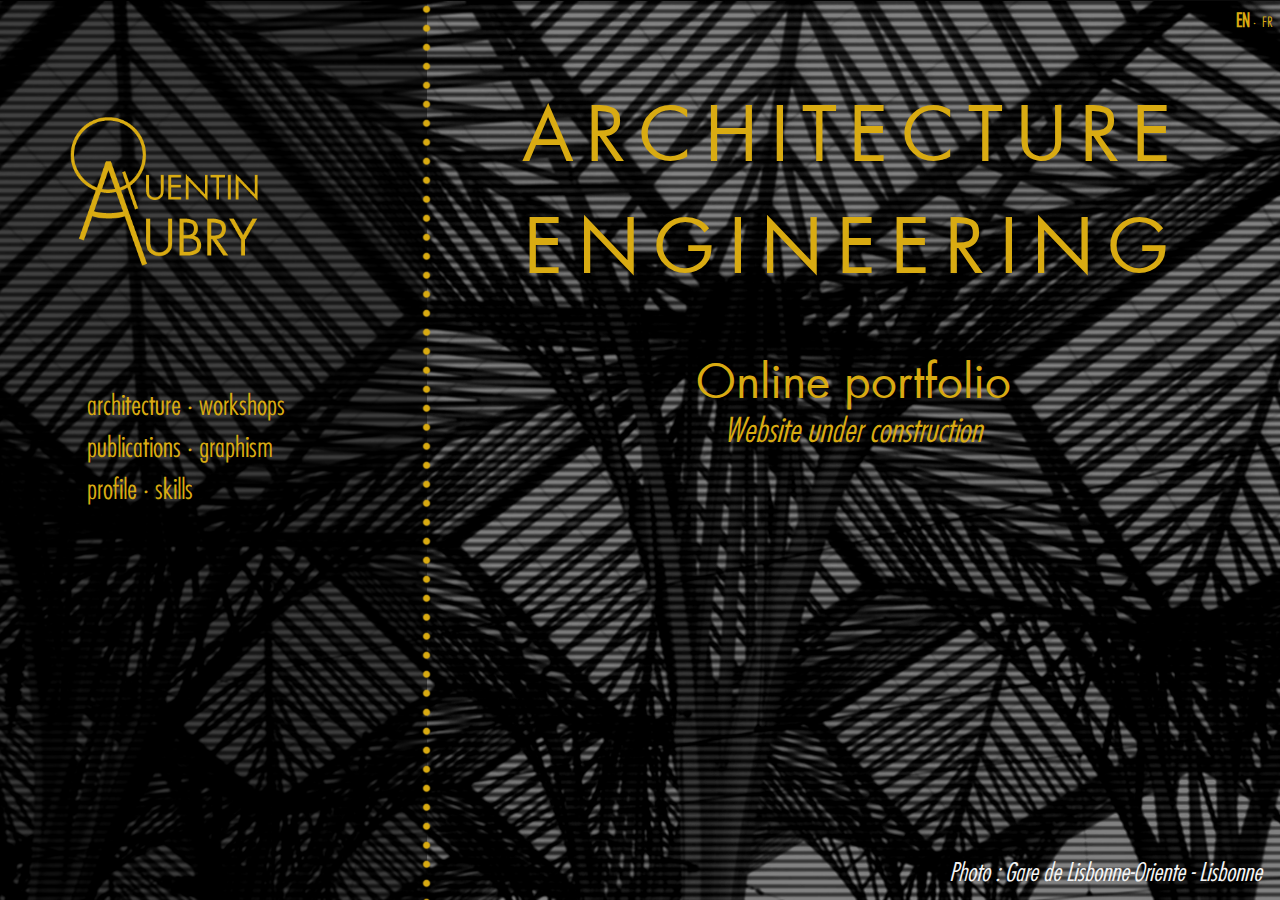
<file: index.html>
<!DOCTYPE html>
<html>

<head>
    <meta name="viewport" content="width=device-width, initial-scale=1">
    <meta charset="UTF-8">
    <title>Quentin Aubry - Portfolio</title>
    <link rel="stylesheet" href="w3.css">
    <link rel="stylesheet" href="index.css">
    <script src="https://ajax.googleapis.com/ajax/libs/jquery/3.1.1/jquery.min.js"></script>
    <link rel="icon" type="image/ico" href="favicon.ico" /> </head>

<body>
    <div id="wrapper">
        <div class="w3-row BigColonne">
            <div class="w3-col l4 m4 BigColonne" id="colonneGauche">
                <div id="overlaySombre"></div>
                <div id="boiteLogo">
                    <a href="index.html"><img src="img/QA.png"></a>
                </div>
                <div id="boiteCompetences">
                    <div id="boiteCacheChache">
                        <ul>
                            <li><a href="#" onclick="changePage('archiworksho.html')" id="compet1">architecture •workshops</a></li>
                            <li><a href="#" onclick="changePage('publications.html')" id="compet2">publications •graphisme</a></li>
                            <li><a href="#" onclick="changePage('portrait.html')" id="compet3">portrait •compétences</a></li>
                        </ul>
                    </div>
                </div>
            </div>
            <div id="bouboule"> </div>
            <div class="w3-col l8 m8 BigColonne" id="colonneDroite">
                <div id="boiteGrosTitre">
                    <div id="boiteGrosTitreLigne1">ARCHITECTURE</div>
                    <div id="boiteGrosTitreLigne2">INGENIERIE</div>
                </div>
                <div id="boitePetitTitre">
                    <div id="boitePetitTitreLigne1"> Portfolio en ligne </div>
                    <div id="boitePetitTitreLigne2"> <i> Site en construction </i> </div>
                </div>
            </div>
        </div> <i><div id="boitePetitText">
             
        </div></i>
        <div id="languageSelector"> <a href="#" onclick="toTheBatCave('_en');return false;">EN</a> • <a href="#" onclick="toTheBatCave('_fr');return false;">FR</a> </div>
    </div>
    <script src="contenu.js"></script>
    <script>
        try {
            var finalQuery = {};
            var laQuery = location.search.split('?')[1].split('&');
            for (i in laQuery) {
                finalQuery[laQuery[i].split('=')[0]] = laQuery[i].split('=')[1];
            }
        }
        catch (err) {
            var finalQuery = {};
        }
    </script>
    <script>
        var randomInt = Math.floor((Math.random() * fond.length));
        finalQuery["randomInt"] = randomInt;
        document.getElementById('wrapper').style.backgroundImage = "url(" + fond[finalQuery["randomInt"]].image + ")";
        document.getElementById('boitePetitText').innerHTML = fond[finalQuery["randomInt"]].nom;
    </script>
    <script>
        function toTheBatCave(selector) {
            finalQuery["QLangue"] = selector;
            document.getElementById('compet1').innerHTML = meta_text['compet1' + selector];
            document.getElementById('compet2').innerHTML = meta_text['compet2' + selector];
            document.getElementById('compet3').innerHTML = meta_text['compet3' + selector];
            document.getElementById('boiteGrosTitreLigne1').innerHTML = meta_text['boiteGrosTitreLigne1' + selector];
            document.getElementById('boiteGrosTitreLigne2').innerHTML = meta_text['boiteGrosTitreLigne2' + selector];
            document.getElementById('boitePetitTitreLigne1').innerHTML = meta_text['boitePetitTitreLigne1' + selector];
            document.getElementById('boitePetitTitreLigne2').innerHTML = meta_text['boitePetitTitreLigne2' + selector];
            if (selector == "_fr") {
                document.getElementById('languageSelector').childNodes[3].innerHTML = document.getElementById('languageSelector').childNodes[3].innerHTML.bold();
                document.getElementById('languageSelector').childNodes[1].innerHTML = "EN";
                document.getElementById('languageSelector').childNodes[3].style.fontSize = "1.5vw";
                document.getElementById('languageSelector').childNodes[1].style.fontSize = "1.1vw";
                document.getElementById('boiteGrosTitreLigne2').style.letterSpacing = "2.2vw";
                document.getElementById('boiteGrosTitreLigne2').style.marginLeft = "0.8vw";
            }
            // 1.1 et 0
            if (selector == "_en") {
                document.getElementById('languageSelector').childNodes[1].innerHTML = document.getElementById('languageSelector').childNodes[1].innerHTML.bold();
                document.getElementById('languageSelector').childNodes[3].innerHTML = "FR";
                document.getElementById('languageSelector').childNodes[1].style.fontSize = "1.5vw";
                document.getElementById('languageSelector').childNodes[3].style.fontSize = "1.1vw";
                document.getElementById('boiteGrosTitreLigne2').style.letterSpacing = "1.1vw";
                document.getElementById('boiteGrosTitreLigne2').style.marginLeft = "0vw";
            }
        }
    </script>
    <script>
        try {
            var QLangue = finalQuery["QLangue"];
        }
        catch (err) {}
        if (QLangue == '_fr') {
            toTheBatCave("_fr");
        }
        else if (QLangue == '_en') {
            toTheBatCave('_en');
        }
        else {
            toTheBatCave('_en');
        }
    </script>
    <script>
        function changePage(targetstr) {
            var finDuGame = "";
            if (finalQuery["QLangue"] != undefined && finalQuery["randomInt"] != undefined) {
                finDuGame = "?QLangue=" + finalQuery["QLangue"] + "&randomInt=" + finalQuery["randomInt"];
            }
            else if (finalQuery["QLangue"] != undefined) {
                finDuGame = "?QLangue=" + finalQuery["QLangue"];
            }
            else if (finalQuery["randomInt"] != undefined) {
                finDuGame = "?randomInt=" + finalQuery["randomInt"];
            }
            window.location.href = targetstr + finDuGame;
        }
    </script>
</body>

</html>
</file>
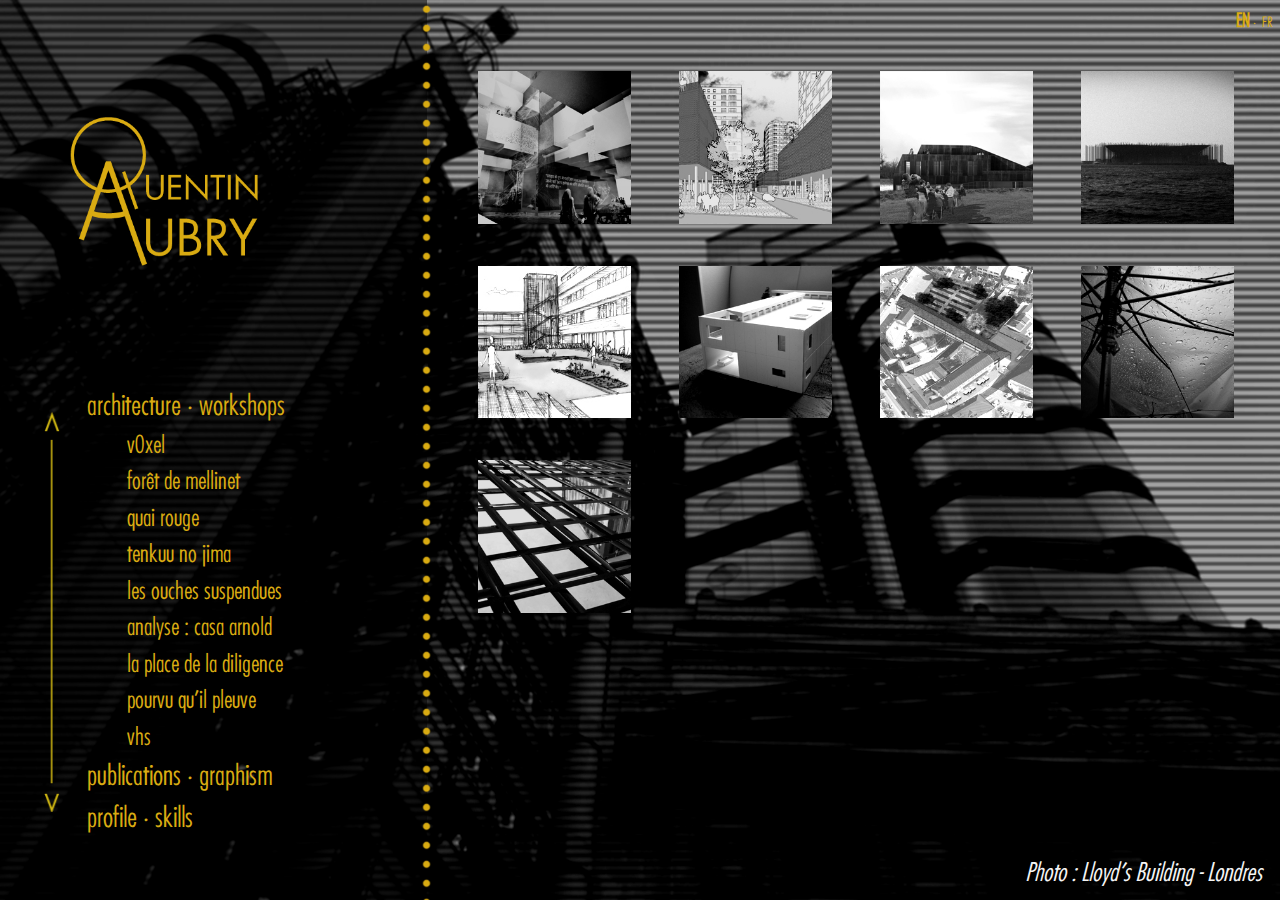
<file: archiworksho.html>
<!DOCTYPE html>
<html>

<head>
    <meta name="viewport" content="width=device-width, initial-scale=1">
    <meta charset="UTF-8">
    <title>Quentin Aubry - Portfolio</title>
    <link rel="stylesheet" href="w3.css">
    <link rel="stylesheet" href="index.css">
    <script src="https://ajax.googleapis.com/ajax/libs/jquery/3.1.1/jquery.min.js"></script>
    <link rel="icon" type="image/ico" href="favicon.ico" /> </head>

<body>
    <div id="wrapper">
        <div class="w3-row BigColonne">
            <div class="w3-col l4 m4 BigColonne" id="colonneGauche">
                <div id="overlaySombre"></div>
                <div id="boiteLogo">
                    <a href="index.html"><img src="img/QA.png"></a>
                </div>
                <div id="boiteCompetences">
                    <div id="boiteCacheChache">
                        <ul>
                            <li><a href="#" onclick="changePage('archiworksho.html')" id="compet1">architecture •workshops</a></li>
                            <li>
                                <ul id="ListeElements"></ul>
                            </li>
                            <li><a href="#" onclick="changePage('publications.html')" id="compet2">publications •graphisme</a></li>
                            <li><a href="#" onclick="changePage('portrait.html')" id="compet3">portrait •compétences</a></li>
                        </ul>
                    </div> <img src="img/BARRECOMP.png" id="barreComp"> </div>
            </div>
            <div id="bouboule"> </div>
            <div class="w3-col l8 m8 BigColonne" id="colonneDroite">
                <div id="wrapperGallerie">
                    <div id="GallerieCache">
                        <div id="boiteGallerie" class="w3-row"> </div>
                    </div>
                </div>
            </div>
        </div> <i><div id="boitePetitText">
             
        </div></i>
        <div id="languageSelector"> <a href="#" onclick="toTheBatCave('_en');return false;">EN</a> • <a href="#" onclick="toTheBatCave('_fr');return false;">FR</a> </div>
    </div>
    <script src="contenu.js"></script>
    <script>
        try {
            var finalQuery = {};
            var laQuery = location.search.split('?')[1].split('&');
            for (i in laQuery) {
                finalQuery[laQuery[i].split('=')[0]] = laQuery[i].split('=')[1];
            }
        }
        catch (err) {
            var finalQuery = {};
        }
    </script>
    <script>
        if (finalQuery["randomInt"] == undefined) {
            var randomInt = Math.floor((Math.random() * fond.length));
            finalQuery["randomInt"] = randomInt;
        }
        document.getElementById('wrapper').style.backgroundImage = "url(" + fond[finalQuery["randomInt"]].image + ")";
        document.getElementById('boitePetitText').innerHTML = fond[finalQuery["randomInt"]].nom;
    </script>
    <script src="Actualizer.js"></script>
    <script>
        function toTheBatCave(selector) {
            finalQuery["QLangue"] = selector;
            document.getElementById('compet1').innerHTML = meta_text['compet1' + selector];
            document.getElementById('compet2').innerHTML = meta_text['compet2' + selector];
            document.getElementById('compet3').innerHTML = meta_text['compet3' + selector];
            if (selector == "_fr") {
                document.getElementById('languageSelector').childNodes[3].innerHTML = document.getElementById('languageSelector').childNodes[3].innerHTML.bold();
                document.getElementById('languageSelector').childNodes[1].innerHTML = "EN";
                document.getElementById('languageSelector').childNodes[3].style.fontSize = "1.5vw";
                document.getElementById('languageSelector').childNodes[1].style.fontSize = "1.1vw";
            }
            // 1.1 et 0
            if (selector == "_en") {
                document.getElementById('languageSelector').childNodes[1].innerHTML = document.getElementById('languageSelector').childNodes[1].innerHTML.bold();
                document.getElementById('languageSelector').childNodes[3].innerHTML = "FR";
                document.getElementById('languageSelector').childNodes[1].style.fontSize = "1.5vw";
                document.getElementById('languageSelector').childNodes[3].style.fontSize = "1.1vw";
            }
        }
    </script>
    <script>
        try {
            var QLangue = finalQuery["QLangue"];
        }
        catch (err) {
            var QLangue = "_en";
        }
        if (QLangue == '_fr') {
            toTheBatCave("_fr");
        }
        else {
            toTheBatCave('_en');
        }
        var lesMinis = document.getElementsByClassName('w3-col l3 m3 s3');
        for (var i = 0; i < lesMinis.length; i++) {
            document.getElementById('projetn' + i).onclick = function (element) {
                    finalQuery["ElementChoisi"]= parseInt(element.srcElement.parentElement.id.split('n')[1]);
                    finalQuery["projpubli"]= "projet";
                    finalQuery["previous"]= "archiworksho.html";
                    changePage("explorer.html");
                    //window.location = "explorer.html" + ajoutLocation + "&ElementChoisi=" + parseInt(element.srcElement.parentElement.id.split('n')[1]) + "&projpubli=projet" + "&previous=archiworksho.html";
            }
            document.getElementById('projetn' + i).onmouseenter = function (element) {
                element.srcElement.childNodes[0].src = projets[parseInt(element.srcElement.id.split('n')[1])].miniature_t;
                document.getElementsByTagName('ul')[1].childNodes[parseInt(element.srcElement.id.split('n')[1])].style.color = "#fff";
            }
            document.getElementById('projetn' + i).onmouseleave = function (element) {
                element.srcElement.childNodes[0].src = projets[parseInt(element.srcElement.id.split('n')[1])].miniature;
                document.getElementsByTagName('ul')[1].childNodes[parseInt(element.srcElement.id.split('n')[1])].style.color = "";
            }
            document.getElementById('projetz' + i).onmouseenter = function (element) {
                document.getElementById('projetn' + parseInt(element.srcElement.id.split('z')[1])).childNodes[0].src = projets[parseInt(element.srcElement.id.split('z')[1])].miniature_t;
            }
            document.getElementById('projetz' + i).onmouseleave = function (element) {
                document.getElementById('projetn' + parseInt(element.srcElement.id.split('z')[1])).childNodes[0].src = projets[parseInt(element.srcElement.id.split('z')[1])].miniature;
            }
            document.getElementById('projetz' + i).onclick = function (element) {
                finalQuery["ElementChoisi"]= parseInt(element.srcElement.id.split('z')[1]);
                finalQuery["projpubli"]= "projet";
                finalQuery["previous"]= "archiworksho.html";
                changePage("explorer.html");
            }
        }
    </script>
    <script>
        function changePage(targetstr) {
            var finDuGame = "";
            if (finalQuery["QLangue"] != undefined) {
                finDuGame += "?QLangue=" + finalQuery["QLangue"];
            }
            if (finalQuery["randomInt"] != undefined) {
                if (finDuGame == "") {
                    finDuGame += "?randomInt=" + finalQuery["randomInt"];
                }
                else {
                    finDuGame += "&randomInt=" + finalQuery["randomInt"];
                }
            }
            if (finalQuery["ElementChoisi"] != undefined) {
                if (finDuGame == "") {
                    finDuGame += "?ElementChoisi=" + finalQuery["ElementChoisi"];
                }
                else {
                    finDuGame += "&ElementChoisi=" + finalQuery["ElementChoisi"];
                }
            }
            if (finalQuery["previous"] != undefined) {
                if (finDuGame == "") {
                    finDuGame += "?previous=" + finalQuery["previous"];
                }
                else {
                    finDuGame += "&previous=" + finalQuery["previous"];
                }
            }
            if (finalQuery["projpubli"] != undefined) {
                if (finDuGame == "") {
                    finDuGame += "?projpubli=" + finalQuery["projpubli"];
                }
                else {
                    finDuGame += "&projpubli=" + finalQuery["projpubli"];
                }
            }
            window.location.href = targetstr + finDuGame;
        }
    </script>
</body>

</html>
</file>
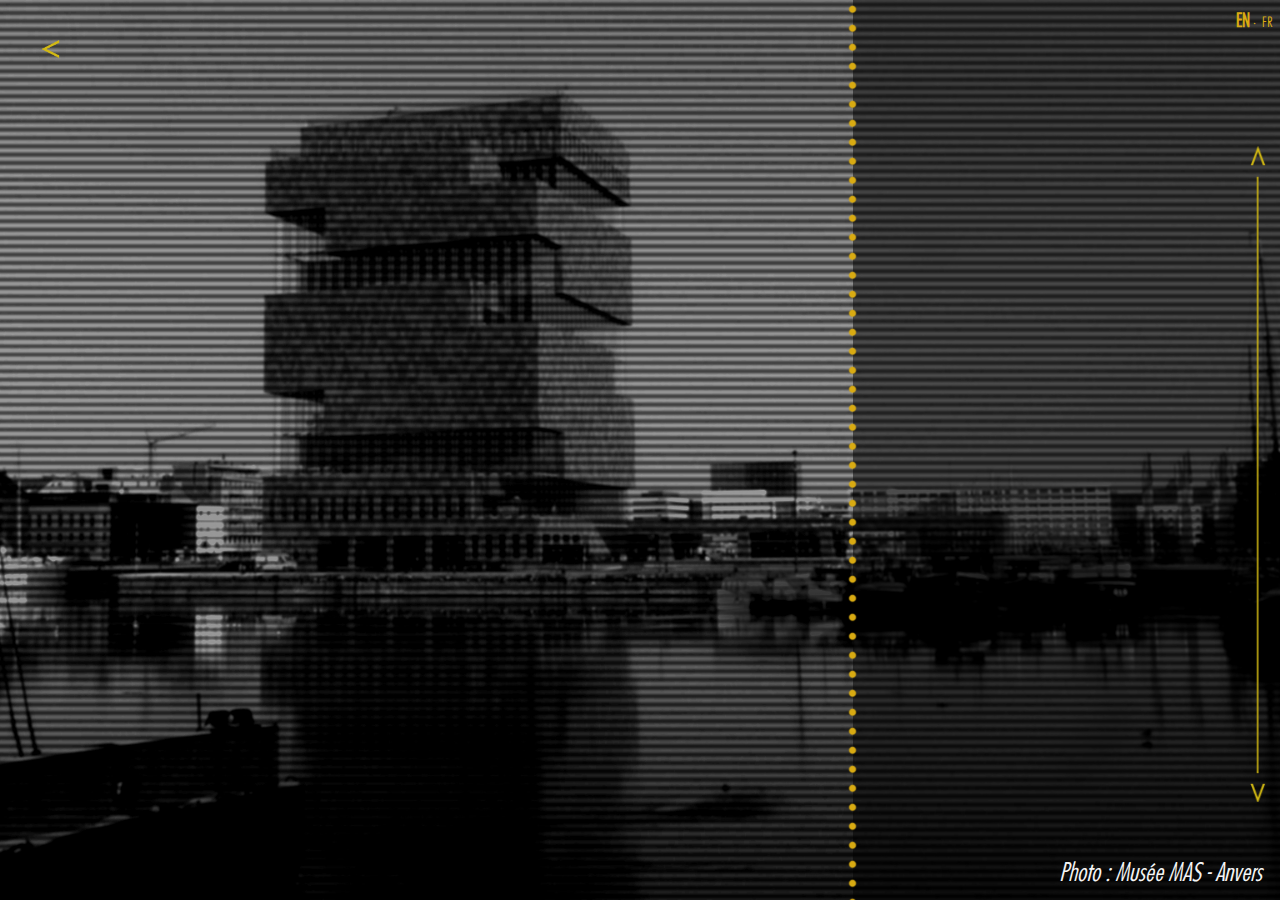
<file: explorer.html>
<!DOCTYPE html>
<html>

<head>
    <meta name="viewport" content="width=device-width, initial-scale=1">
    <meta charset="UTF-8">
    <title>Quentin Aubry - Portfolio</title>
    <link rel="stylesheet" href="w3.css">
    <link rel="stylesheet" href="slider.css">
    <link rel="icon" type="image/ico" href="favicon.ico" /> </head>

<body>
    <div id="wrapper">
        <div class="w3-row BigColonne">
            <div class="w3-col l8 m8 BigColonne" id="colonneGauche2"> </div>
            <div id="bouboule2"> </div>
            <div class="w3-col l4 m4 BigColonne" id="colonneDroite2">
                <div id="overlaySombre2"></div>
                <div id="wrapperDesc">
                    <div id="wrapperCache">
                        <div id="boiteTitre"> </div>
                        <div id="boiteDesc"> </div>
                    </div> <img src="img/BARREDESC.png" id="barreDesc"> </div>
            </div>
        </div> <i><div id="boitePetitText">
            Machin Machin 
        </div></i>
        <div id="wrapperSlider"> </div>
        <a href=archiworksho.html><img src="img/FLECHEG.png" id="flechegauche"></a>
        <div id="languageSelector"> <a href="#" onclick="toTheBatCave('_en');return false;">EN</a> • <a href="#" onclick="toTheBatCave('_fr');return false;">FR</a> </div>
    </div>
    <script src="contenu.js"></script>
    <script>
        try {
            var finalQuery = {};
            var laQuery = location.search.split('?')[1].split('&');
            for (i in laQuery) {
                finalQuery[laQuery[i].split('=')[0]] = laQuery[i].split('=')[1];
            }
        }
        catch (err) {
            var finalQuery = {};
        }
    </script>
    <script>
        if (finalQuery["randomInt"] == undefined) {
            var randomInt = Math.floor((Math.random() * fond.length));
            finalQuery["randomInt"] = randomInt;
        }
        document.getElementById('wrapper').style.backgroundImage = "url(" + fond[finalQuery["randomInt"]].image + ")";
        document.getElementById('boitePetitText').innerHTML = fond[finalQuery["randomInt"]].nom;
    </script>
    <script>
        var index = finalQuery["ElementChoisi"];
        var choixCatalogue = finalQuery["projpubli"];
        if (choixCatalogue == "projet") {
            document.getElementById('boiteTitre').innerHTML = projets[index].titre;
            document.getElementById('boiteDesc').innerHTML = projets[index].description_en;
            var leTextHTML = '<div class="slideshow-container">';
            for (var i = 0; i < projets[index].images.length; i++) {
                if (projets[index].images[i].split('/')[0] != "img") {
                    leTextHTML += '<div class="mySlides fade"><div class="containerCentrage">';
                    leTextHTML += projets[index].images[i];
                    leTextHTML += '</div></div>';
                }
                else {
                    leTextHTML += '<div class="mySlides fade"><div class="containerCentrage"><img src="';
                    leTextHTML += projets[index].images[i];
                    leTextHTML += '"></div></div>';
                }
            }
            leTextHTML += '<a class="prev" onclick="plusSlides(-1)">&#10094;</a><a class="next" onclick="plusSlides(1)">&#10095;</a></div><br><div style="text-align:center">';
            for (var i = 0; i < projets[index].images.length; i++) {
                leTextHTML += '<a href="javascript:void(0)" class="dot" onclick="currentSlide(' + i + ')"></a>';
            }
            leTextHTML += '</div></div>';
            document.getElementById('wrapperSlider').innerHTML += leTextHTML;
        }
        else if (choixCatalogue == "publications") {
            document.getElementById('boiteTitre').innerHTML = publications[index].titre;
            document.getElementById('boiteDesc').innerHTML = publications[index].description_en;
            var leTextHTML = '<div class="slideshow-container">';
            for (var i = 0; i < publications[index].images.length; i++) {
                if (publications[index].images[i].split('/')[0] != "img") {
                    leTextHTML += '<div class="mySlides fade"><div class="containerCentrage">';
                    leTextHTML += publications[index].images[i];
                    leTextHTML += '</div></div>';
                }
                else {
                    leTextHTML += '<div class="mySlides fade"><div class="containerCentrage"><img src="';
                    leTextHTML += publications[index].images[i];
                    leTextHTML += '"></div></div>';
                }
            }
            leTextHTML += '<a class="prev" onclick="plusSlides(-1)">&#10094;</a><a class="next" onclick="plusSlides(1)">&#10095;</a></div><br><div style="text-align:center">';
            for (var i = 0; i < projets[index].images.length; i++) {
                leTextHTML += '<a href="javascript:void(0)" class="dot" onclick="currentSlide(' + i + ')"></a>';
            }
            leTextHTML += '</div></div>';
            document.getElementById('wrapperSlider').innerHTML += leTextHTML;
        }
    </script>
    <script>
        var slideIndex = 1;
        showSlides(slideIndex);

        function plusSlides(n) {
            showSlides(slideIndex += n);
            tournage = false;
        }

        function currentSlide(n) {
            showSlides(slideIndex = n);
        }

        function showSlides(n) {
            var i;
            var slides = document.getElementsByClassName("mySlides");
            var dots = document.getElementsByClassName("dot");
            if (n > slides.length) {
                slideIndex = 1
            }
            if (n < 1) {
                slideIndex = slides.length
            }
            for (i = 0; i < slides.length; i++) {
                slides[i].style.display = "none";
            }
            for (i = 0; i < dots.length; i++) {
                dots[i].className = dots[i].className.replace(" active", "");
            }
            slides[slideIndex - 1].style.display = "block";
            if (slides[slideIndex - 1].childNodes[0].childNodes[0].offsetWidth > slides[slideIndex - 1].childNodes[0].childNodes[0].offsetHeight) {
                slides[slideIndex - 1].childNodes[0].childNodes[0].style.width = "100%";
            }
            else {
                slides[slideIndex - 1].childNodes[0].childNodes[0].style.height = "100%";
            }
            dots[slideIndex - 1].className += " active";
        }
        var tournage = true;
        setInterval(function () {
            if (tournage) {
                showSlides(slideIndex += 1);
            }
        }, 4000); //ICI REPOSE LE NOMBRE DE MILLISECONDES ENTRE CHAQUE CHANGEMENT
    </script>
    <script>
        try {
            var QLangue = finalQuery["QLangue"];
        }
        catch (err) {}
        if (QLangue == '_fr') {
            toTheBatCave("_fr");
        }
        else {
            toTheBatCave('_en');
        }
        document.getElementById('flechegauche').parentNode.href = location.search.split('?')[1].split('&')[3].split('=')[1];

        function toTheBatCave(selector) {
            finalQuery["QLangues"] = selector;
            var index = finalQuery["ElementChoisi"];
            var choixCatalogue = finalQuery["projpubli"];
            if (choixCatalogue == "projet") {
                document.getElementById('boiteTitre').innerHTML = projets[index].titre;
                document.getElementById('boiteDesc').innerHTML = projets[index]["description" + selector];
            }
            else if (choixCatalogue == "publications") {
                document.getElementById('boiteTitre').innerHTML = publications[index].titre;
                document.getElementById('boiteDesc').innerHTML = publications[index]["description" + selector];
            }
            if (selector == "_fr") {
                document.getElementById('languageSelector').childNodes[3].innerHTML = document.getElementById('languageSelector').childNodes[3].innerHTML.bold();
                document.getElementById('languageSelector').childNodes[1].innerHTML = "EN";
                document.getElementById('languageSelector').childNodes[3].style.fontSize = "1.5vw";
                document.getElementById('languageSelector').childNodes[1].style.fontSize = "1.1vw";
            }
            // 1.1 et 0
            if (selector == "_en") {
                document.getElementById('languageSelector').childNodes[1].innerHTML = document.getElementById('languageSelector').childNodes[1].innerHTML.bold();
                document.getElementById('languageSelector').childNodes[3].innerHTML = "FR";
                document.getElementById('languageSelector').childNodes[1].style.fontSize = "1.5vw";
                document.getElementById('languageSelector').childNodes[3].style.fontSize = "1.1vw";
            }
        }
    </script>
    <link rel="stylesheet" href="index.css"> </body>

</html>
</file>
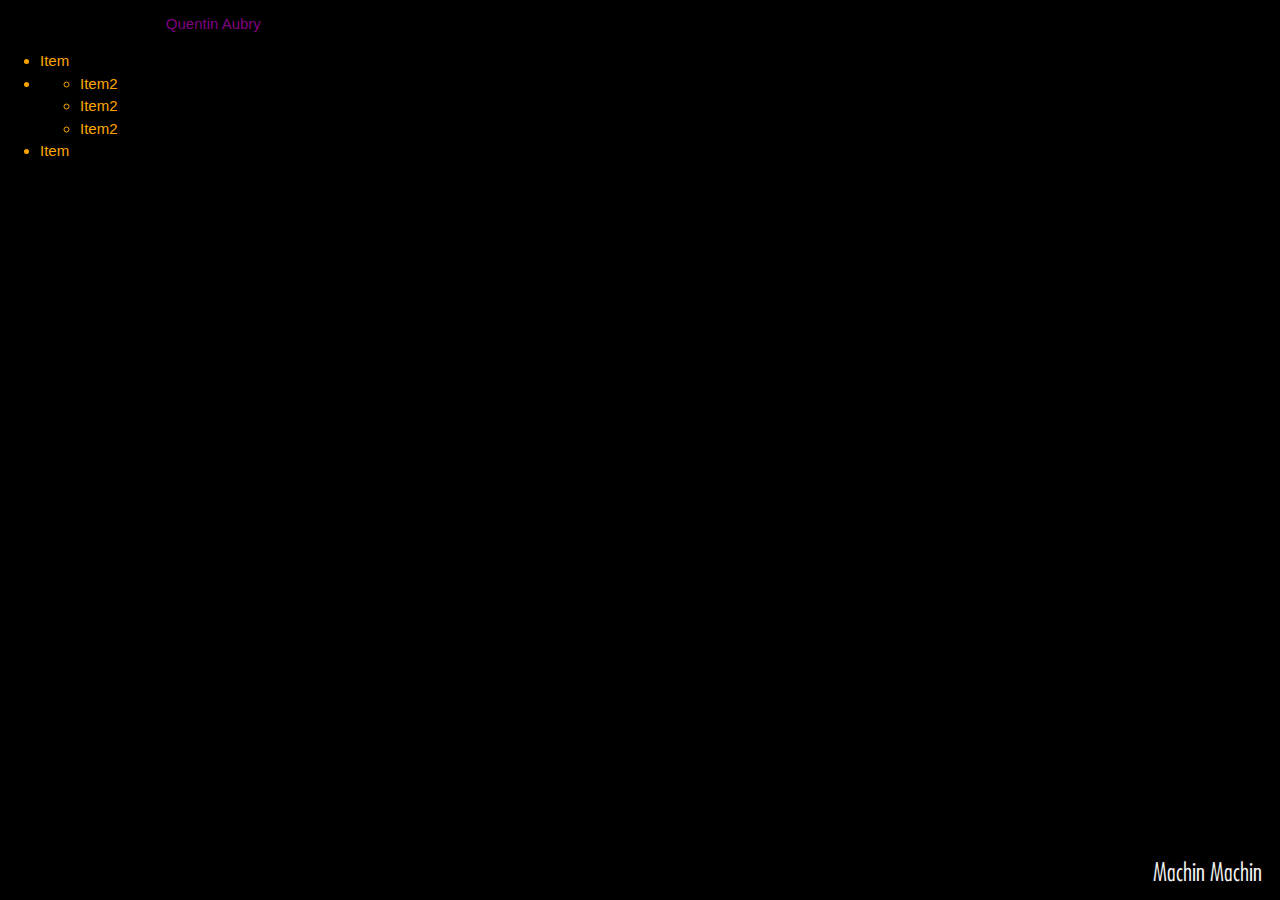
<file: galerie.html>
<!DOCTYPE html>
<html>

<head>
    <meta name="viewport" content="width=device-width, initial-scale=1">
    <link rel="stylesheet" href="w3.css">
    <link rel="stylesheet" href="index.css">
</head>

<body>
    <div id="wrapper">
        <div class="w3-row BigColonne">
            <div class="w3-col l4 m4 BigColonne" id="colonneGauche">
                <div id="boiteNom">
                    Quentin Aubry
                </div>
                <div id="boiteListe">
                    <ul>
                        <li>Item</li>
                        <li>
                            <ul>
                                <li>Item2</li>
                                <li>Item2</li>
                                <li>Item2</li>
                            </ul>
                        </li>
                        <li>Item</li>
                    </ul>
                </div>
            </div>
            <div class="w3-col l8 m8 BigColonne" id="colonneDroite">
            </div>
        </div>
        <div id="boitePetitText">
            Machin Machin
        </div>
    </div>
    <script src="contenu.js"></script>

</body>

</html>
</file>
<file: outilWEN.html>
<!DOCTYPE html>
<html>

<head>
    <meta name="viewport" content="width=device-width, initial-scale=1">
    <style>


    </style>
</head>

<body>
    <textarea id="input"></textarea>
    <button id="bouton" onclick="convertir();">Go</button>
    <textarea id="output"></textarea>
    <script>
        function convertir() {
            //console.log(document.getElementById('input').value);
            var objet = document.getElementById('input').value;
            objet = JSON.parse(objet);
            console.log(objet);
            var answers = [];
            for (var i = 0; i < objet.participants.length; i++) {
                for (var j = 0; j < objet.participants[i].answers.length; j++) {
                    objet.participants[i][objet.participants[i].answers[j].label] = objet.participants[i].answers[j].value;
                }

                objet.participants[i].answers = [];
                if (objet.participants[i].id_event == "183531"){
                    objet.participants[i].diner = "AVEC";
                }
                if (objet.participants[i].id_event == "187696"){
                    objet.participants[i].diner = "SANS";
                }
            }
            console.log(objet);
            document.getElementById('output').value = JSON.stringify(objet);
        }

    </script>
</body>

</html>
</file>
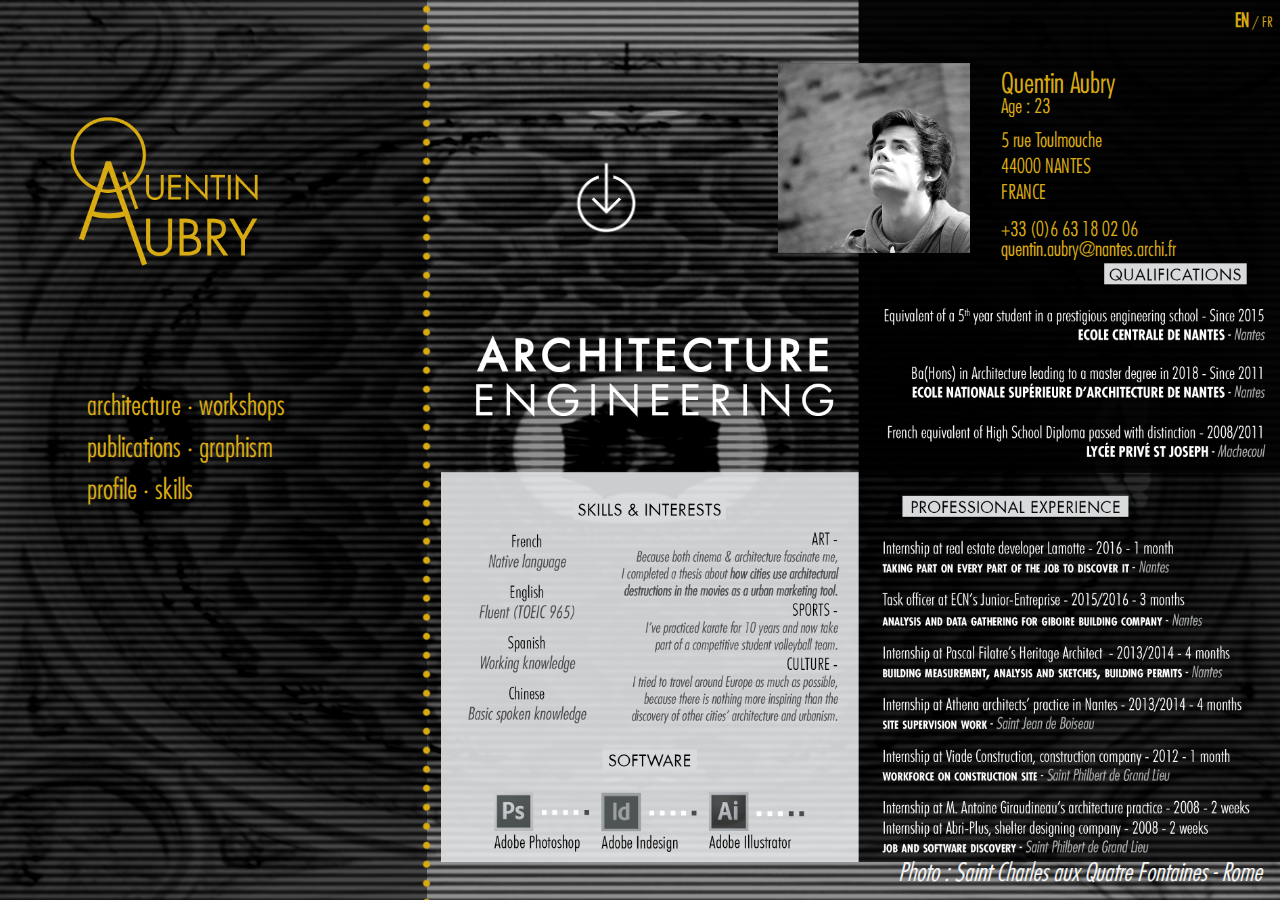
<file: portrait.html>
<!DOCTYPE html>
<html>

<head>
    <meta name="viewport" content="width=device-width, initial-scale=1">
    <meta charset="UTF-8">
    <title>Quentin Aubry - Portfolio</title>
    <link rel="stylesheet" href="w3.css">
    <link rel="stylesheet" href="index.css">
    <script src="https://ajax.googleapis.com/ajax/libs/jquery/3.1.1/jquery.min.js"></script>
    <link rel="icon" type="image/ico" href="favicon.ico" /> </head>

<body>
    <div id="wrapper">
        <div class="w3-row BigColonne">
            <div class="w3-col l4 m4 BigColonne" id="colonneGauche">
                <div id="overlaySombre"></div>
                <div id="boiteLogo">
                    <a href="index.html"><img src="img/QA.png"></a>
                </div>
                <div id="boiteCompetences">
                    <div id="boiteCacheChache">
                        <ul>
                            <li><a href="archiworksho.html" id="compet1">architecture •workshops</a></li>
                            <li><a href="publications.html" id="compet2">publications •graphisme</a></li>
                            <li><a href="portrait.html" id="compet3">portrait •compétences</a></li>
                        </ul>
                    </div>
                </div>
            </div>
            <div id="bouboule"> </div>
            <div class="w3-col l8 m8 BigColonne" id="colonneDroite">
                <div id="CVhandler">
                    <div id="boiteCV">
                        <div id="boiteCVPng"> <img src="img/CV_en.png"> </div>
                        <div id="boitePhoto"><img src="img/Q.jpg"></div>
                        <div id="boiteCoord">
                            <div id="coord1">
                                <div>
                                    <p>Quentin Aubry</p>
                                </div>
                                <p>Age : 23</p>
                            </div>
                            <div id="coord2">
                                <p>5 rue Toulmouche</p>
                                <p>44000 NANTES</p>
                                <p>FRANCE</p>
                            </div>
                            <div id="coord3">
                                <p>+33 (0)6 63 18 02 06</p>
                                <p><a href="mailto:quentin.aubry@nantes.archi.fr">quentin.aubry@nantes.archi.fr</a></p>
                            </div>
                        </div>
                        <div id="btnDL">
                            <a href="img/CV_en.pdf"><img src="img/DL.png"></a>
                        </div>
                    </div>
                </div>
            </div>
        </div> <i><div id="boitePetitText">
             
        </div></i>
        <div id="languageSelector"> <a href="#" onclick="toTheBatCave('_en');return false;">EN</a> / <a href="#" onclick="toTheBatCave('_fr');return false;">FR</a> </div>
    </div>
    <script src="contenu.js"></script>
    <script>
        try {
            var finalQuery = {};
            var laQuery = location.search.split('?')[1].split('&');
            for (i in laQuery) {
                finalQuery[laQuery[i].split('=')[0]] = laQuery[i].split('=')[1];
            }
        }
        catch (err) {
            var finalQuery = {};
        }
    </script>
    <script>
        if (finalQuery["randomInt"] == undefined) {
            var randomInt = Math.floor((Math.random() * fond.length));
            finalQuery["randomInt"] = randomInt;
        }
        document.getElementById('wrapper').style.backgroundImage = "url(" + fond[finalQuery["randomInt"]].image + ")";
        document.getElementById('boitePetitText').innerHTML = fond[finalQuery["randomInt"]].nom;
    </script>
    <script>
        function toTheBatCave(selector) {
            finalQuery["QLangue"] = selector;
            document.getElementById('compet1').innerHTML = meta_text['compet1' + selector];
            document.getElementById('compet2').innerHTML = meta_text['compet2' + selector];
            document.getElementById('compet3').innerHTML = meta_text['compet3' + selector];
            if (selector == "_fr") {
                document.getElementById('languageSelector').childNodes[3].innerHTML = document.getElementById('languageSelector').childNodes[3].innerHTML.bold();
                document.getElementById('languageSelector').childNodes[1].innerHTML = "EN";
                document.getElementById('languageSelector').childNodes[3].style.fontSize = "1.5vw";
                document.getElementById('languageSelector').childNodes[1].style.fontSize = "1.1vw";
                document.getElementById('boiteCVPng').childNodes[1].src = "img/CV_fr.png";
                document.getElementById('btnDL').childNodes[0].href = "img/CV_fr.pdf"
            }
            // 1.1 et 0
            if (selector == "_en") {
                document.getElementById('languageSelector').childNodes[1].innerHTML = document.getElementById('languageSelector').childNodes[1].innerHTML.bold();
                document.getElementById('languageSelector').childNodes[3].innerHTML = "FR";
                document.getElementById('languageSelector').childNodes[1].style.fontSize = "1.5vw";
                document.getElementById('languageSelector').childNodes[3].style.fontSize = "1.1vw";
                document.getElementById('boiteCVPng').childNodes[1].src = "img/CV_en.png";
                document.getElementById('btnDL').childNodes[0].href = "img/CV_en.pdf";
            }
        }
        try {
            var QLangue = finalQuery["QLangue"];
        }
        catch (err) {
            var QLangue = "_en";
        }
        if (QLangue == '_fr') {
            toTheBatCave("_fr");
        }
        else {
            toTheBatCave('_en');
        }
    </script>
</body>

</html>
</file>
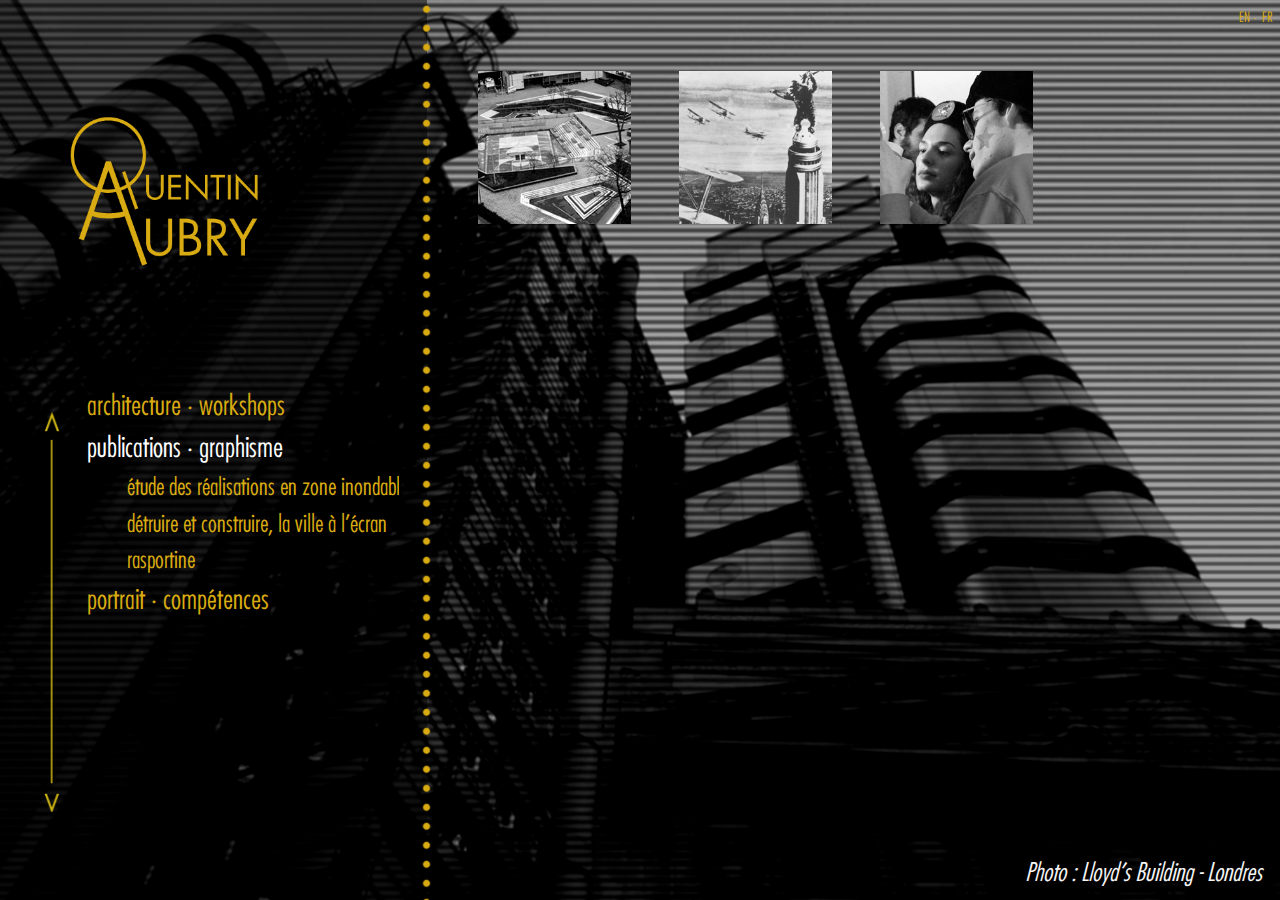
<file: publications.html>
<!DOCTYPE html>
<html>

<head>
    <meta name="viewport" content="width=device-width, initial-scale=1">
    <meta charset="UTF-8">
    <title>Quentin Aubry - Portfolio</title>
    <link rel="stylesheet" href="w3.css">
    <link rel="stylesheet" href="index.css">
    <script src="https://ajax.googleapis.com/ajax/libs/jquery/3.1.1/jquery.min.js"></script>
    <link rel="icon" type="image/ico" href="favicon.ico" /> </head>

<body>
    <div id="wrapper">
        <div class="w3-row BigColonne">
            <div class="w3-col l4 m4 BigColonne" id="colonneGauche">
                <div id="overlaySombre"></div>
                <div id="boiteLogo">
                    <a href="index.html"><img src="img/QA.png"></a>
                </div>
                <div id="boiteCompetences">
                    <div id="boiteCacheChache">
                        <ul>
                            <li><a href="archiworksho.html" id="compet1">architecture •workshops</a></li>
                            <li><a href="publications.html" class="lienActif" id="compet2">publications •graphisme</a></li>
                            <li>
                                <ul id="ListeElements"></ul>
                            </li>
                            <li><a href="portrait.html" id="compet3">portrait •compétences</a></li>
                        </ul>
                    </div> <img src="img/BARRECOMP.png" id="barreComp"> </div>
            </div>
            <div id="bouboule"> </div>
            <div class="w3-col l8 m8 BigColonne" id="colonneDroite">
                <div id="wrapperGallerie">
                    <div id="GallerieCache">
                        <div id="boiteGallerie" class="w3-row"> </div>
                    </div>
                </div>
            </div>
        </div> <i><div id="boitePetitText">
             
        </div></i>
        <div id="languageSelector"> <a href="#" onclick="toTheBatCave('_en');return false;">EN</a> • <a href="#" onclick="toTheBatCave('_fr');return false;">FR</a> </div>
    </div>
    <script src="contenu.js"></script>
    <script>
        try {
            var finalQuery = {};
            var laQuery = location.search.split('?')[1].split('&');
            for (i in laQuery) {
                finalQuery[laQuery[i].split('=')[0]] = laQuery[i].split('=')[1];
            }
        }
        catch (err) {
            var finalQuery = {};
        }
    </script>
    <script>
        if (finalQuery["randomInt"] == undefined) {
            var randomInt = Math.floor((Math.random() * fond.length));
            finalQuery["randomInt"] = randomInt;
        }
        document.getElementById('wrapper').style.backgroundImage = "url(" + fond[finalQuery["randomInt"]].image + ")";
        document.getElementById('boitePetitText').innerHTML = fond[finalQuery["randomInt"]].nom;
    </script>
    <script src="Actualizer.js"></script>
    <script>
        function toTheBatCave(selector) {
            finalQuery["QLangue"] = selector;
            document.getElementById('compet1').innerHTML = meta_text['compet1' + selector];
            document.getElementById('compet2').innerHTML = meta_text['compet2' + selector];
            document.getElementById('compet3').innerHTML = meta_text['compet3' + selector];
            if (selector == "_fr") {
                document.getElementById('languageSelector').childNodes[3].innerHTML = document.getElementById('languageSelector').childNodes[3].innerHTML.bold();
                document.getElementById('languageSelector').childNodes[1].innerHTML = "EN";
                document.getElementById('languageSelector').childNodes[3].style.fontSize = "1.5vw";
                document.getElementById('languageSelector').childNodes[1].style.fontSize = "1.1vw";
            }
            // 1.1 et 0
            if (selector == "_en") {
                document.getElementById('languageSelector').childNodes[1].innerHTML = document.getElementById('languageSelector').childNodes[1].innerHTML.bold();
                document.getElementById('languageSelector').childNodes[3].innerHTML = "FR";
                document.getElementById('languageSelector').childNodes[1].style.fontSize = "1.5vw";
                document.getElementById('languageSelector').childNodes[3].style.fontSize = "1.1vw";
            }
        }
    </script>
    <script>
        try {
            var QLangue = finalQuery["QLangue"];
        }
        catch (err) {}
        if (QLangue == '_fr') {
            toTheBatCave("_fr");
            var ajoutLocation = "?QLangue=_fr";
            ajouterajoutLangue(ajoutLocation);
        }
        else if (QLangue == "_en") {
            toTheBatCave('_en');
            var ajoutLocation = "?QLangue=_en";
            ajouterajoutLangue(ajoutLocation);
        }

        function ajouterajoutLangue(ajoutLocation) {
            var lesLiens = document.getElementsByTagName('a');
            for (var i = 0; i < lesLiens.length; i++) {
                lesLiens[i].href = lesLiens[i].href.split('?')[0] + ajoutLocation;
            }
        }
        var lesMinis = document.getElementsByClassName('w3-col l3 m3 s3');
        for (var i = 0; i < lesMinis.length; i++) {
            document.getElementById('projetn' + i).onclick = function (element) {
                finalQuery["ElementChoisi"] = parseInt(element.srcElement.parentElement.id.split('n')[1]);
                finalQuery["projpubli"] = "publications";
                finalQuery["previous"] = "publications.html";
                changePage("explorer.html");
            }
            document.getElementById('projetn' + i).onmouseenter = function (element) {
                element.srcElement.childNodes[0].src = publications[parseInt(element.srcElement.id.split('n')[1])].miniature_t;
                document.getElementsByTagName('ul')[1].childNodes[parseInt(element.srcElement.id.split('n')[1])].style.color = "#fff";
            }
            document.getElementById('projetn' + i).onmouseleave = function (element) {
                element.srcElement.childNodes[0].src = publications[parseInt(element.srcElement.id.split('n')[1])].miniature;
                document.getElementsByTagName('ul')[1].childNodes[parseInt(element.srcElement.id.split('n')[1])].style.color = "";
            }
            document.getElementById('projetz' + i).onmouseenter = function (element) {
                document.getElementById('projetn' + parseInt(element.srcElement.id.split('z')[1])).childNodes[0].src = publications[parseInt(element.srcElement.id.split('z')[1])].miniature_t;
            }
            document.getElementById('projetz' + i).onmouseleave = function (element) {
                document.getElementById('projetn' + parseInt(element.srcElement.id.split('z')[1])).childNodes[0].src = publications[parseInt(element.srcElement.id.split('z')[1])].miniature;
            }
            document.getElementById('projetz' + i).onclick = function (element) {
                finalQuery["ElementChoisi"] = parseInt(element.srcElement.id.split('z')[1]);
                finalQuery["projpubli"] = "publications";
                finalQuery["previous"] = "publications.html";
                changePage("explorer.html");
            }
        }
    </script>
    <script>
        function changePage(targetstr) {
            var finDuGame = "";
            if (finalQuery["QLangue"] != undefined) {
                finDuGame += "?QLangue=" + finalQuery["QLangue"];
            }
            if (finalQuery["randomInt"] != undefined) {
                if (finDuGame == "") {
                    finDuGame += "?randomInt=" + finalQuery["randomInt"];
                }
                else {
                    finDuGame += "&randomInt=" + finalQuery["randomInt"];
                }
            }
            if (finalQuery["ElementChoisi"] != undefined) {
                if (finDuGame == "") {
                    finDuGame += "?ElementChoisi=" + finalQuery["ElementChoisi"];
                }
                else {
                    finDuGame += "&ElementChoisi=" + finalQuery["ElementChoisi"];
                }
            }
            if (finalQuery["previous"] != undefined) {
                if (finDuGame == "") {
                    finDuGame += "?previous=" + finalQuery["previous"];
                }
                else {
                    finDuGame += "&previous=" + finalQuery["previous"];
                }
            }
            if (finalQuery["projpubli"] != undefined) {
                if (finDuGame == "") {
                    finDuGame += "?projpubli=" + finalQuery["projpubli"];
                }
                else {
                    finDuGame += "&projpubli=" + finalQuery["projpubli"];
                }
            }
            window.location.href = targetstr + finDuGame;
        }
    </script>
</body>

</html>
</file>
<file: index.css>
* {}
@font-face {
    font-family: Futura-Book;
    src: url(font/Futura-Book.ttf);
    src: url(font/Futura-Book.woff) format('woff')
}
@font-face {
    font-family: Futura-CondensedLight-Normal;
    src: url(font/Futura-CondensedLight-Normal.ttf);
    src: url(font/Futura-CondensedLight-Normal.woff) format('woff')
}
body,
html {
    background-color: black;
    height: 100%;
    margin: 0px;
    padding: 0px;
    position: absolute;
    height: 100%;
    width: 100%;
    z-index: -20;
}
#wrapper {
    height: 100%;
    width: 100%;
}
#languageSelector {
    position: absolute;
    top: 7px;
    right: 8px;
    text-align: right;
    height: 10%;
    width: 10%;
    color: #d9ab12;
    font-size: 1.1vw;
	font-family: Futura-CondensedLight-Normal;
}
#languageSelector > a {
    text-decoration:none;
}
.BigColonne {
    height: 100%;
}
#wrapperSlider {
    position: absolute;
    top: 10%;
    bottom: 8%;
    left: 3%;
    right: 37%;
    z-index: 1000!important;
}
#bouboule {
    position: absolute;
    width: 1.5%;
    top: 0%;
    left: 32.58%;
    bottom: 0%;
    background-image: url('img/fond/bouboule.png');
    background-size: contain;
    background-repeat: repeat-y;
}
#bouboule2 {
    position: absolute;
    width: 1.5%;
    top: 0%;
    left: 65.88%;
    bottom: 0%;
    background-image: url('img/fond/bouboule.png');
    background-size: contain;
    background-repeat: repeat-y;
}
#colonneGauche {}
#colonneDroite {}
#boiteLogo {
    position: absolute;
    left: 5.5%;
    top: 12.6%;
    width: 15.3%;
}
#boiteLogo > img,
#boiteLogo >a> img {
    width: 100%;
}
.leCache {
    position: absolute;
    opacity: 0.8;
    background-color: #000000;
    color: #d9ab12;
}
#boiteCompetences {
    position: relative;
    left: 8.5%;
    top: 42.75%;
    width: 85%;
    height: 50%;
    color: #d9ab12;
    /*font-weight: bold;*/
    font-family: "Futura-CondensedLight-Normal", Times, serif;
    font-size: 2.2vw;
    max-height: 50vh;
    overflow: hidden;
}
#boiteCacheChache {
    position: absolute;
    top: 0%;
    left: -5%;
    bottom: 0%;
    right: -30px;
    overflow: auto;
}
.lienActif {
    color: #fff;
}
#barreComp {
    position: relative;
    height: 89%;
    top: 6%;
    left: 2%;
}
#barreDesc {
    position: relative;
    height: 81%;
    top: 18%;
    right: -93%;
}
#boiteCompetences > div > ul > li > a {
    text-decoration: none;
    width: 100%;
}
#boiteCompetences > div > ul > li > ul > li {
    font-size: 1.9vw;
}
#boiteCompetences > div > ul > li > a:hover {
    color: #fff;
}
#boiteCompetences > div > ul > li > ul > li:hover {
    color: #fff;
}
#boiteCompetences > div > ul {
    list-style-type: none;
    margin-left: 7%;
    margin-top: 0px;
    margin-bottom: 0%;
}
#boiteCompetences > div > ul > li > ul {
    list-style-type: none;
}
#boiteGrosTitre {
    margin: 10% 10% 5% 10%;
    font-size: 5.8vw;
    font-family: "Futura-Book", Times, serif;
    text-align: center;
    /*color : #d2b913 ;*/
    color: #d9ab12;
}
#boiteGrosTitreLigne1 {
    letter-spacing: 1vw;
}
#boiteGrosTitreLigne2 {
    letter-spacing: 2.2vw;
    margin-left: 0.8vw;
}
#boitePetitTitre {
    margin: 0% 13% 0% 13%;
    /*font-size: 40px;
    font-family: "Futura-Book", Times, serif*/
    text-align: center;
    color: #d9ab12;
}
#boitePetitTitreLigne1 {
    font-family: "Futura-Book", Times, serif;
    font-size: 3.6vw;
    margin-bottom: -2%;
}
#boitePetitTitreLigne2 {
    font-family: "Futura-CondensedLight-Normal", Times, serif;
    font-size: 2.6vw;
}
#boiteGallerie > .w3-col {
    text-align: center;
    margin: 0% 0% 5% 0%;
}
#boiteGallerie {
    margin: 5% 3% 0% 6%;
}
#colonneDroite {
    overflow: hidden;
    position: relative;
}
#wrapperGallerie {
    position: relative;
    top: 3%;
    left: -3%;
    width: 100%;
    height: 100%;
    overflow: hidden;
}
#GallerieCache {
    position: absolute;
    top: 0%;
    right: -30px;
    bottom: -30px;
    left: 0%;
    overflow: auto;
}
#boitePetitText {
    position: absolute;
    top: 95%;
    right: 1.4%;
    font-size: 25px;
    /* COULEUR DU PETIT TEXTE EN BAS */
    color: #f4f4f4;
    font-family: "Futura-CondensedLight-Normal", Times, serif;
}
div.w3-col.l3.m3.s3>img {
    width: 76%;
}
#boiteListe > ul >li,
#boiteListe >ul>li>ul>li {
    color: orange;
}
#overlaySombre {
    position: absolute;
    top: 0%;
    bottom: 0%;
    left: 0%;
    right: 66.66%;
    background-color: black;
    opacity: 0.5;
    z-index: -10!important;
}
#overlaySombre2 {
    position: absolute;
    top: 0%;
    bottom: 0%;
    right: 0%;
    left: 0%;
    background-color: black;
    opacity: 0.5;
    z-index: -10!important;
}
#boiteNom {
    margin: 3% 0% 0% 0%;
    text-align: center;
}
#boiteNom {
    color: purple;
}
#wrapper {
    background-position: center;
    background-size: cover;
    position: relative;
    z-index: -11!important;
}
#boiteTitre {
    margin: 3% 17% 8% 11%;
    color: #d9ab12;
    font-family: Futura-Book;
    font-size: 4vw;
    margin-left: 8%;
    line-height: 4vw;
}
#flechebas {
    position: absolute;
    top: 92%;
    right: 84%;
    width: 2vw;
}
#flechegauche {
    position: absolute;
    top: 4%;
    left: 3%;
    width: 2vw;
}
.alignright{
    text-align: right;
}
#boiteDesc {
    margin: 0% 15% 0% 11%;
    color: #fff;
    font-family: Futura-CondensedLight-Normal;
    font-size: 20px;
    text-align: justify;
    margin-left: 8%;
}
#boitePhoto {
    margin: 3vw 0vw 0vw 4vw;
    width: 15vw;
    position: absolute;
    top: 7%;
    left: 34%;
}
#boitePhoto > img {
    width: 100%;
}
#boiteCoord {
    position: absolute;
    top: 10.2%;
    left: 65%;
}
#CVhandler {
    height: 100%;
    width: 100%;
    position: relative;
    overflow: hidden;
}
#boiteCV {
    color: #d9ab12;
    font-family: Futura-CondensedLight-Normal;
    font-size: 1.6vw;
    line-height: 0.4vw;
    position: relative;
    height: 100%;
    margin-top: -4.5%;
    margin-right: -30px;
    overflow: auto;
}
#boiteCVPng {
    margin: 0% 30px 0% 1.1vw;
    position: absolute;
    top: 0vh;
    height: 100%;
}
iframe {
    height: 100%;
    width: 100%;
}
#boiteCVPng > img {
    width: 100%;
}
#coord1 > div > p {
    font-size: 2.2vw;
}
.alignright{
    text-align: right;
}
.alignleft{
    text-align: left;
}
.aligncenter{
    text-align: center;
}
#coord1 > p {
    margin-top: -6%;
}
#coord1 {
    margin-bottom: 16.5%;
}
#coord2 {
    margin-bottom: 18.5%;
}
#coord3 > p {
    margin-bottom: -3%;
}
#coord3 > p > a {
    text-decoration: none;
}

#colonneDroite2 {
    overflow: hidden;
    position: relative;
}
#wrapperDesc {
    position: relative;
    height: 90%;
    width: 100%;
    overflow: hidden;
}
#wrapperCache {
    position: absolute;
    top: 7%;
    right: -30px;
    bottom: -30px;
    left: 0px;
    overflow: auto;
}
#colonneGauche2 {
    position: relative;
    z-index: -5!important;
}
#boiteSlider {
    position: absolute;
    top: 10%;
    bottom: 10%;
    left: 10%;
    right: 10%;
}
#btnDL {
    position: absolute;
    top: 22%;
    left: 16%;
    width: 6vw;
}
#btnDL > a > img {
    margin: 0;
    width: 100%;
}
</file>
<file: slider.css>
/* Slideshow container */
.slideshow-container {
  max-width: 100%;
  position: relative;
  margin: auto;
    height: 100%;
}

/* Next & previous buttons */
.prev, .next {
  cursor: pointer;
  position: absolute;
  top: 50%;
  width: auto;
  margin-top: -22px;
  padding: 16px;
  color: white;
  font-weight: bold;
  font-size: 18px;
  transition: 0.6s ease;
  border-radius: 0 3px 3px 0;
}

/* Position the "next button" to the right */
.next {
  right: 0;
  border-radius: 3px 0 0 3px;
}

/* On hover, add a black background color with a little bit see-through */
.prev:hover, .next:hover {
  background-color: rgba(0,0,0,0.8);
}

/* Caption text */
.text {
  color: #f2f2f2;
  font-size: 15px;
  padding: 8px 12px;
  position: absolute;
  bottom: 8px;
  width: 100%;
  text-align: center;
}

.containerCentrage {
    height: 100%;
    position: relative;
}
.containerCentrage > img {
  position: relative;
  top: 50%;
  transform: translateY(-50%);
}

/* Number text (1/3 etc) */
.numbertext {
  color: #f2f2f2;
  font-size: 12px;
  padding: 8px 12px;
  position: absolute;
  top: 0;
}

/* The dots/bullets/indicators */
.dot {
  cursor:pointer;
  height: 13px;
  width: 13px;
  margin: 0 2px;
  background-color: #bbb;
  border-radius: 50%;
  display: inline-block;
  transition: background-color 0.6s ease;
}

.active, .dot:hover {
  background-color: #717171;
}

/* Fading animation */
.fade {
  -webkit-animation-name: fade;
  -webkit-animation-duration: 1.5s;
  animation-name: fade;
  animation-duration: 1.5s;
    height: 100%;
    text-align: center;
}

.fade > div >img {
    max-height: 100%;
    max-width: 100%;
}

@-webkit-keyframes fade {
  from {opacity: .4} 
  to {opacity: 1}
}

@keyframes fade {
  from {opacity: .4} 
  to {opacity: 1}
}
</file>
